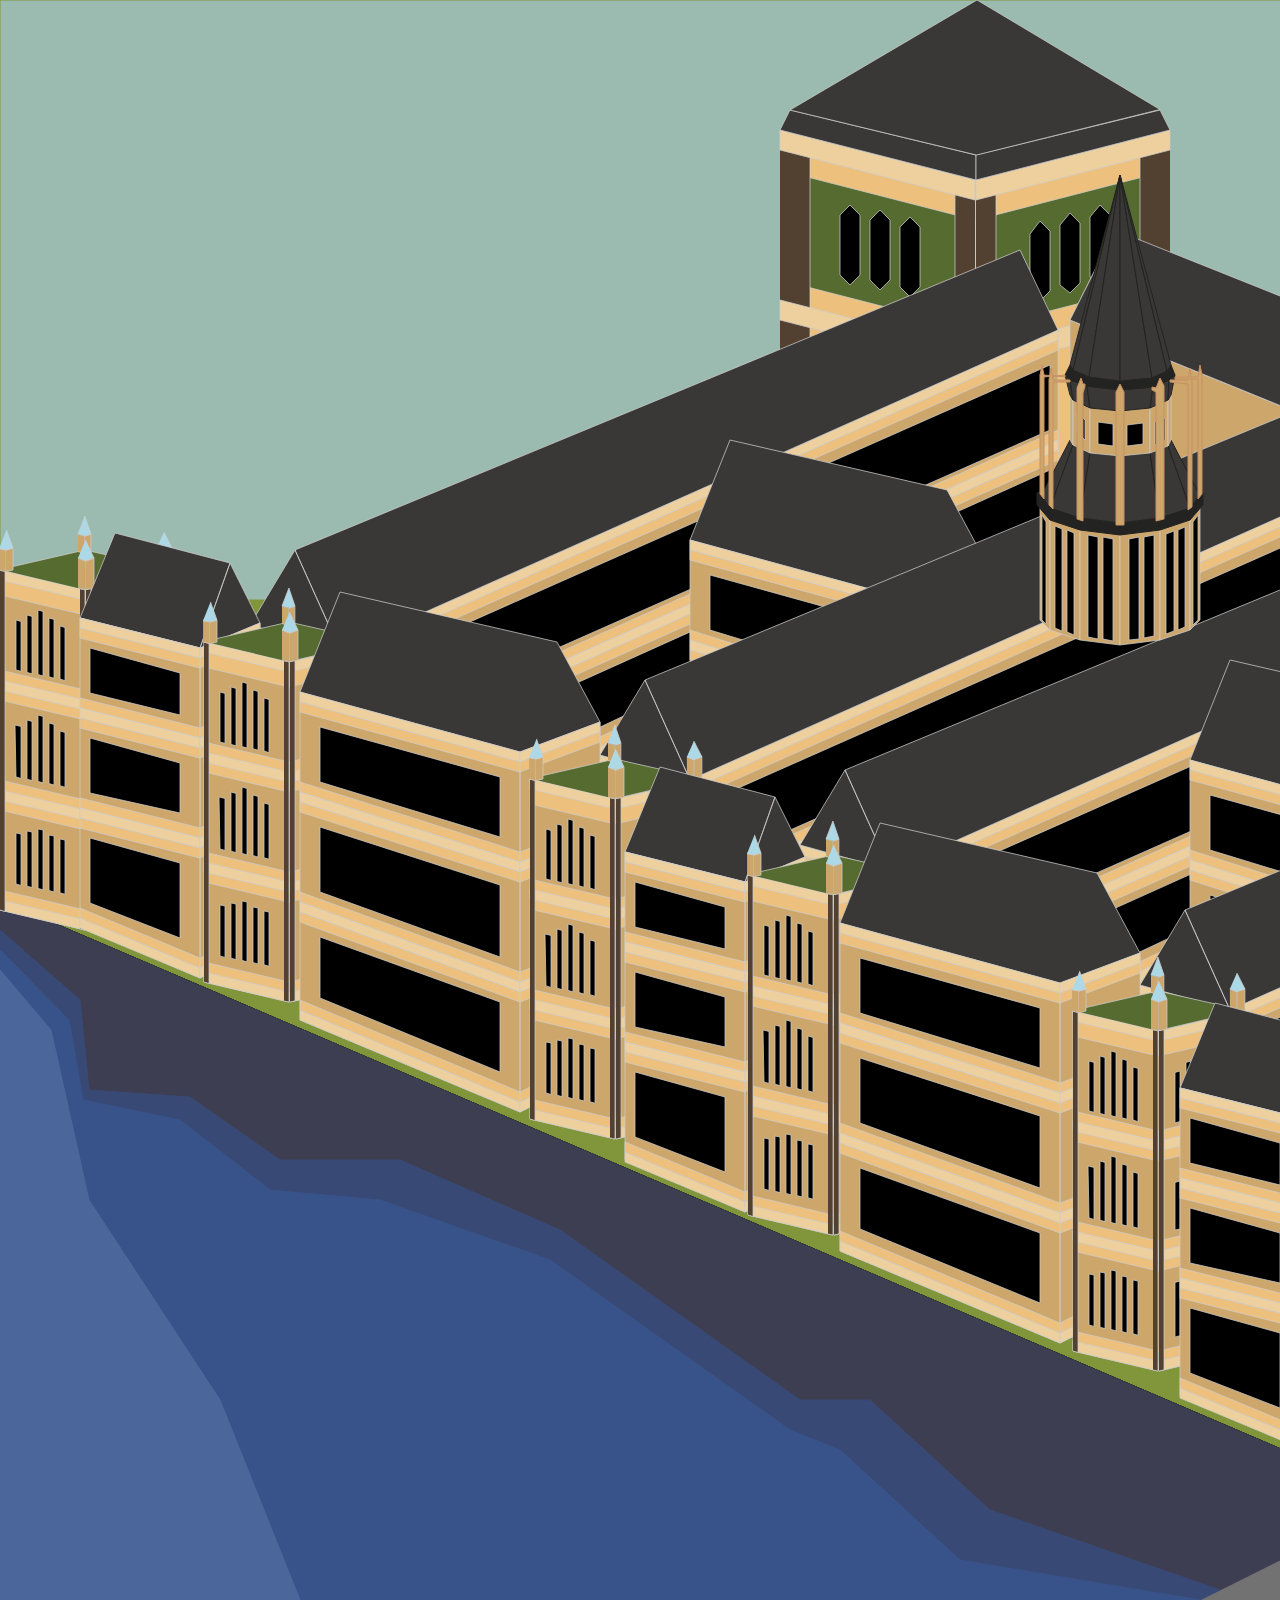
<file: index.html>
<!DOCTYPE html>
<html>
<head>
  <meta charset="UTF-8" />
  <title>Westminster Palace</title>
  <style type="text/css">
    body {
        margin: 0 auto;
    }
    svg {
      position: absolute;
      margin: 0 auto;
    }
    path {
      stroke: #ccc;
      stroke-width: 0.75;
    }
    .move {
      transform: translate(200px, -310px);
    }
    .wheel1 {
      transform: skewX(60deg);
    }

  </style>
</head>
<body>

  <svg width="2400" height="1600">

    <path d="M0 1600 2400 1600 2400 600 0 600 z" style="fill: #81963B; stroke: #81963B; stroke-width: 1" />
    <path d="M0 0 2400 0 2400 600 0 600 z" style="fill: #9CBBB0; stroke: #81963B; stroke-width: 1" />

    <!-- แม่น้ำ -->
    <path d="M0 900 L1400 1500 z" style="fill: none; stroke: black; stroke-width: 1" />
    <path d="M1200 1600 L2400 1000 L2400 1040 L1300 1600 z" style="fill: #727272; stroke: #727272; stroke-width: 1" />
    <path d="M1300 1600 L2400 1040 L2400 1193 L1615 1600 z" style="fill: #474747; stroke: #474747; stroke-width: 1" />
    <path d="M2400 1193 L1615 1600 L1630 1600 L2400 1200 z" style="fill: #afacc1; stroke: #afacc1; stroke-width: 1" />
    <path d="M1970 1600 L2400 1350 L2400 1200 L1630 1600 z" style="fill: #474747; stroke: #474747; stroke-width: 1" />
    <path d="M1970 1600 L2400 1350 L2400 1400 L2050 1600 z" style="fill: #727272; stroke: #727272; stroke-width: 1" />
    <!-- แม่น้ำ -->

    <!-- ถนน -->
    <g>
    <path d="M0 900 L0 930 L80 1000 L89 1090 L190 1097 L280 1160 L400 1160 L560 1230 L800 1400 L870 1400 L990 1510 L1220 1590 L1400 1500 z" style="fill: #3d3e52; stroke: #3d3e52; stroke-width: 1" />
    <path d="M0 930 L80 1000 L89 1090 L190 1097 L280 1160 L400 1160 L560 1230 L800 1400 L870 1400 L990 1510 L1220 1590 L1200 1600 L960 1560 L840 1450 L790 1430 L550 1260 L380 1200 L270 1190 L180 1120 L83 1100 L69 1020 L0 950 z" style="fill: #384975; stroke: #384975; stroke-width: 1" />
    <path d="M0 950 L69 1020 L83 1100 L180 1120 L270 1190 L380 1200 L550 1260 L790 1430 L840 1450 L960 1560 L1200 1600 L300 1600 L220 1400 L89 1200 L51 1030 L0 970 z" style="fill: #38538a; stroke: #38538a; stroke-width: 1" />
    <path d="M0 970 L51 1030 L89 1200 L220 1400 L300 1600 L0 1600 z" style="fill: #4b669b; stroke: #4b669b; stroke-width: 1" />
    </g>
    <!-- ถนน -->

  <!--ตึกนอนใหญ่-->
  <defs>
    <g id="rolb">
      <path d="M 560 700 L 560 1060 L 340 968 L 340 640 L 640 670 L 640 1020 L 560 1060   Z" style="fill: #CDA66B;" />
      <path d="M 597 590 L 380 540 L 340 640 L 560 700 L 640 670  Z" style="fill: #393836;" />
      <path d="M 360 885 L 360 946 L 540 1020 L 540 950  Z" style="fill: #000;" />
      <path d="M 360 775 L 360 840 L 540 905 L 540 833  Z" style="fill: #000;" />
      <path d="M 360 675 L 360 730 L 540 785 L 540 725   Z" style="fill: #000;" />
      <path d="M 560 1050 L 560 1060 L 340 968 L 340 958 Z" style="fill: #EDD09D;" />
      <path d="M 560 1050 L 560 1040 L 340 948 L 340 958 Z" style="fill: #EDC07D;" />
      <path d="M 560 1050 L 560 1060 L 640 1020 L 640 1010 Z" style="fill: #EDD09D;" />
      <path d="M 560 1050 L 560 1040 L 640 1000 L 640 1010 Z" style="fill: #EDC07D;" />
      <path d="M 560 700 L 560 710 L 340 650 L 340 640 Z" style="fill: #EDD09D;" />
      <path d="M 560 720 L 560 710 L 340 650 L 340 660 Z" style="fill: #EDC07D;" />
      <path d="M 560 700 L 560 710 L 640 680 L 640 670 Z" style="fill: #EDD09D;" />
      <path d="M 560 720 L 560 710 L 640 680 L 640 690 Z" style="fill: #EDC07D;" />
      <path d="M 560 800 L 560 810 L 340 740 L 340 730 Z" style="fill: #EDC07D;" />
      <path d="M 560 820 L 560 810 L 340 740 L 340 750 Z" style="fill: #EDD09D;" />
      <path d="M 560 820 L 560 830 L 340 760 L 340 750 Z" style="fill: #EDC07D;" />
      <path d="M 560 800 L 560 810 L 640 780 L 640 770 Z" style="fill: #EDC07D;" />
      <path d="M 560 820 L 560 810 L 640 780 L 640 790 Z" style="fill: #EDD09D;" />
      <path d="M 560 820 L 560 830 L 640 800 L 640 790 Z" style="fill: #EDC07D;" />
      <path d="M 560 930 L 560 920 L 340 840 L 340 850 Z" style="fill: #EDC07D;" />
      <path d="M 560 930 L 560 940 L 340 860 L 340 850 Z" style="fill: #EDD09D;" />
      <path d="M 560 950 L 560 940 L 340 860 L 340 870 Z" style="fill: #EDC07D;" />
      <path d="M 560 930 L 560 920 L 640 890 L 640 900 Z" style="fill: #EDC07D;" />
      <path d="M 560 930 L 560 940 L 640 910 L 640 900 Z" style="fill: #EDD09D;" />
      <path d="M 560 950 L 560 940 L 640 910 L 640 920 Z" style="fill: #EDC07D;" />
    </g>
  </defs>
  <!--ตึกนอนใหญ่-->

  <!--ตึกนอน-->
  <defs>
    <g id="rol">
      <path d="M 420 720 L 420 1050 L 300 998 L 300 690 L 480 695 L 480 1020 L 420 1050   Z" style="fill: #CDA66B;" />
      <path d="M 300 690 L 420 720 L 300 690 L 335 605 L 450 635 L 420 720 L 450 635 L 480 695 L 480 695 L 420 720 Z" style="fill: #393836;" />
      <path d="M 420 720 L 420 730 L 300 700 L 300 690  Z" style="fill: #EDD09D;" />
      <path d="M 420 740 L 420 730 L 300 700 L 300 710  Z" style="fill: #EDC07D;" />
      <path d="M 420 720 L 420 730 L 480 705 L 480 695  Z" style="fill: #EDD09D;" />
      <path d="M 420 740 L 420 730 L 480 700 L 480 710  Z" style="fill: #EDC07D;" />
      <path d="M 420 800 L 420 810 L 300 780 L 300 770  Z" style="fill: #EDC07D;" />
      <path d="M 420 810 L 420 820 L 300 790 L 300 780  Z" style="fill: #EDD09D;" />
      <path d="M 420 820 L 420 830 L 300 800 L 300 790  Z" style="fill: #EDC07D;" />
      <path d="M 420 800 L 420 810 L 480 780 L 480 770  Z" style="fill: #EDC07D;" />
      <path d="M 420 810 L 420 820 L 480 790 L 480 780  Z" style="fill: #EDD09D;" />
      <path d="M 420 820 L 420 830 L 480 800 L 480 790  Z" style="fill: #EDC07D;" />
      <path d="M 420 900 L 420 910 L 300 880 L 300 870  Z" style="fill: #EDC07D;" />
      <path d="M 420 910 L 420 920 L 300 890 L 300 880  Z" style="fill: #EDD09D;" />
      <path d="M 420 920 L 420 930 L 300 900 L 300 890  Z" style="fill: #EDC07D;" />
      <path d="M 420 900 L 420 910 L 480 880 L 480 870  Z" style="fill: #EDC07D;" />
      <path d="M 420 910 L 420 920 L 480 890 L 480 880  Z" style="fill: #EDD09D;" />
      <path d="M 420 920 L 420 930 L 480 900 L 480 890  Z" style="fill: #EDC07D;" />
      <path d="M 420 1050 L 420 1040 L 300 990 L 300 1000  Z" style="fill: #EDD09D;" />
      <path d="M 420 1040 L 420 1030 L 300 980 L 300 990  Z" style="fill: #EDC07D;" />
      <path d="M 420 1050 L 420 1040 L 480 1010 L 480 1020  Z" style="fill: #EDD09D;" />
      <path d="M 420 1040 L 420 1030 L 480 1000 L 480 1010  Z" style="fill: #EDC07D;" />
      <path d="M 310 910 L 310 975 L 400 1010 L 400 935 Z" style="fill: #000 ;" />
      <path d="M 310 810 L 310 865 L 400 885 L 400 835 Z" style="fill: #000 ;" />
      <path d="M 310 720 L 310 765 L 400 787 L 400 745 Z" style="fill: #000 ;" />

    </g>
  </defs>
  <!--ตึกนอน-->

  <!--ตั้ง-->
  <defs>
    <g id="col">
      <path d="M 1020 1250 L 930 1210 L 930 895 L 1020 920 L 1738 600 L 1738 895 Z" style="fill:  #CDA66B;" />
      <path d="M 1020 1250 L 1020 920  Z" style="fill:  none;" />
      <path d="M 1020 930 L 1020 920 L 1738 600 L 1738 610 Z" style="fill:  #EDD09D;" />
      <path d="M 1020 940 L 1020 930 L 1738 610 L 1738 620 Z" style="fill:  #EDC07D;" />
      <path d="M 1020 930 L 1020 920 L 930 895 L 930 905 Z" style="fill:  #EDD09D;" />
      <path d="M 1020 940 L 1020 930 L 930 905 L 930 915 Z" style="fill:  #EDC07D;" />

      <path d="M 1020 1020 L 1020 1030 L 1738 710 L 1738 700 Z" style="fill:  #EDC07D;" />
      <path d="M 1020 1030 L 1020 1040 L 1738 720 L 1738 710 Z" style="fill:  #EDD09D;" />
      <path d="M 1020 1040 L 1020 1050 L 1738 730 L 1738 720 Z" style="fill:  #EDC07D;" />
      <path d="M 1020 1020 L 1020 1030 L 930 1000 L 930 990 Z" style="fill:  #EDC07D;" />
      <path d="M 1020 1030 L 1020 1040 L 930 1010 L 930 1000 Z" style="fill:  #EDD09D;" />
      <path d="M 1020 1040 L 1020 1050 L 930 1020 L 930 1010 Z" style="fill:  #EDC07D;" />

      <path d="M 1020 1130 L 1020 1140 L 1738 800 L 1738 790 Z" style="fill:  #EDC07D;" />
      <path d="M 1020 1140 L 1020 1150 L 1738 810 L 1738 800 Z" style="fill:  #EDD09D;" />
      <path d="M 1020 1150 L 1020 1160 L 1738 820 L 1738 810 Z" style="fill:  #EDC07D;" />
      <path d="M 1020 1130 L 1020 1140 L 930 1110 L 930 1100 Z" style="fill:  #EDC07D;" />
      <path d="M 1020 1140 L 1020 1150 L 930 1120 L 930 1110 Z" style="fill:  #EDD09D;" />
      <path d="M 1020 1150 L 1020 1160 L 930 1130 L 930 1120 Z" style="fill:  #EDC07D;" />

      <path d="M 1020 1250 L 1020 1240 L 1738 885 L 1738 895 Z" style="fill: #EDD09D;" />
      <path d="M 1020 1230 L 1020 1240 L 1738 885 L 1738 875 Z" style="fill: #EDC07D;" />
      <path d="M 1020 1250 L 1020 1240 L 930 1200 L 930 1210 Z" style="fill: #EDD09D;" />
      <path d="M 1020 1230 L 1020 1240 L 930 1200 L 930 1190 Z" style="fill: #EDC07D;" />

      <path d="M 930 895 L 975 820 L 1700 520 L 1738 600 L 1020 920 L 975 820 L 1020 920 Z" style="fill: #393836;" />
      <path d="M 1030 1215 L 1030 1170 L 1730 835 L 1730 870 Z" style="fill:  #000;" />
      <path d="M 1030 1055 L 1030 1115 L 1730 785 L 1730 740 Z" style="fill:  #000;" />
      <path d="M 1030 945 L 1030 1010 L 1730 700 L 1730 635 Z" style="fill:  #000;" />
    </g>
  </defs>
  <!--ตั้ง-->

  <!--นอนยาวอันหลัง-->
  <defs>
    <g id="rows">
      <path d="M 2160 930 L 2200 840 L 1070 390 L 1030 470 L 1030 750 L 2160 1150 L 2160 930 L 1030 470 Z" style="fill: #CDA66B;" />
      <path d="M 2160 930 L 2200 830 L 1075 380 L 1030 470 Z" style="fill: #393836;" />
    </g>
  </defs>
  <!--นอนยาวอันหลัง-->

  <!-- หอคอยกลาง -->
  <defs>
    <g id="tower">
      <!-- ฐาน -->

      <path d="M920 555 920 435 930 450 930 565z" style="fill: #CDA66B;" />
      <path d="M930 450 930 565 960 575 960 460 z" style="fill: #CDA66B;" />
      <path d="M960 575 960 460 1000 465 1000 580 z" style="fill: #CDA66B;" />
      <path d="M1040 460 1040 575 1000 580 1000 465 z" style="fill: #CDA66B;" />
      <path d="M1070 565 1070 450 1040 460 1040 575 z" style="fill: #CDA66B;" />
      <path d="M1070 565 1070 450 1080 435 1080 555 z" style="fill: #CDA66B;" />

      <!-- หน้าต่าง -->
      <path d="M922 555 922 450 926 457 926 559z" style="fill: #000;" />
      <path d="M935 461 935 563 942 566 942 464 z" style="fill: #000;" />
      <path d="M954 468 954 570 947 567 947 465 z" style="fill: #000;" />
      <path d="M968 572 968 470 978 472 978 574 z" style="fill: #000;" />
      <path d="M993 576 993 474 983 472 983 574 z" style="fill: #000;" />
      <path d="M1019 472 1019 574 1009 575 1009 474 z" style="fill: #000;" />
      <path d="M1024 472 1024 573 1034 571 1034 470 z" style="fill: #000;" />
      <path d="M1054 566 1054 466 1046 469 1046 569 z" style="fill: #000;" />
      <path d="M1058 565 1058 465 1065 462 1065 562 z" style="fill: #000;" />
      <path d="M1073 560 1073 457 1078 450 1078 555 z" style="fill: #000;" />

      <!-- ขอบ -->
      <path d="M917 440 917 428 924 425 921 430 930 443 930 455z" style="fill: #232322; stroke: #232322; stroke-width: 1" />
      <path d="M930 443 930 455 960 465 960 453 960 453 z" style="fill: #232322; stroke: #232322; stroke-width: 1" />
      <path d="M960 465 960 453 1000 458 1000 470 z" style="fill: #232322; stroke: #232322; stroke-width: 1" />
      <path d="M1040 453 1040 465 1000 470 1000 458 z" style="fill: #232322; stroke: #232322; stroke-width: 1" />
      <path d="M1070 455 1070 443 1040 453 1040 465 z" style="fill: #232322; stroke: #232322; stroke-width: 1" />
      <path d="M1070 455 1070 443 1080 430 1077 425 1083 428 1083 440 z" style="fill: #232322; stroke: #232322; stroke-width: 1" />

      <!-- หลังคาป้าน -->
      <path d="M924 425 921 430 930 443 953 380 950 375z" style="fill: #393836; stroke:#232322; stroke-width: 1" />
      <path d="M930 443 960 453 970 388 953 380 z" style="fill: #393836; stroke:#232322; stroke-width: 1" />
      <path d="M960 453 1000 458 1000 391 970 388 z" style="fill: #393836; stroke:#232322; stroke-width: 1" />
      <path d="M1040 453 1000 458 1000 391 1030 388 z" style="fill: #393836; stroke:#232322; stroke-width: 1" />
      <path d="M1070 443 1040 453 1030 388 1048 381  z" style="fill: #393836; stroke:#232322; stroke-width: 1" />
      <path d="M1070 443 1080 430 1077 425 1051 375 1048 381 z" style="fill: #393836; stroke:#232322; stroke-width: 1" />

      <!-- ฐาน2 -->
      <path d="M953 380 950 375 950 330 953 335z" style="fill: #CDA66B;" />
      <path d="M970 388 953 380 953 335 970 343 z" style="fill: #CDA66B;" />
      <path d="M1000 391 970 388 970 343 1000 346 z" style="fill: #CDA66B;" />
      <path d="M1000 391 1030 388 1030 343 1000 346 z" style="fill: #CDA66B;" />
      <path d="M1030 388 1048 381 1048 335 1030 343  z" style="fill: #CDA66B;" />
      <path d="M1051 375 1048 381 1048 335 1051 330  z" style="fill: #CDA66B;" />

      <!-- หลังคาฐาน2 -->
      <path d="M965 375 957 367 957 347 965 355 z" style="fill: #000000;" />
      <path d="M993 381 978 379 978 357 993 359 z" style="fill: #000000;" />
      <path d="M1007 381 1023 379 1023 358 1007 360 z" style="fill: #000000;" />
      <path d="M1035 380 1045 375 1045 353 1035 357  z" style="fill: #000000;" />

      <!-- ฐานหลังคา1 -->
      <path d="M950 330 953 335 950 315 945 310 z" style="fill: #393836; stroke: #232322; stroke-width: 1" />
      <path d="M953 335 970 343 967 321 950 315 z" style="fill: #393836; stroke: #232322; stroke-width: 1" />
      <path d="M970 343 1000 346 1000 325 967 321 z" style="fill: #393836; stroke: #232322; stroke-width: 1" />
      <path d="M1030 343 1000 346 1000 325 1033 322 z" style="fill: #393836; stroke: #232322; stroke-width: 1" />
      <path d="M1048 335 1030 343 1033 322 1049 315 z" style="fill: #393836; stroke: #232322; stroke-width: 1" />
      <path d="M1048 335 1051 330 1055 310 1049 315 z" style="fill: #393836; stroke: #232322; stroke-width: 1" />

      <!-- ฐานหลังคา2 -->
      <path d="M950 300 953 305 950 315 945 310 z" style="fill: #232322; stroke: #232322; stroke-width: 1" />
      <path d="M953 305 969 312 967 321 950 315 z" style="fill: #232322; stroke: #232322; stroke-width: 1" />
      <path d="M969 312 1000 316 1000 325 967 321 z" style="fill: #232322; stroke: #232322; stroke-width: 1" />
      <path d="M1032 313 1000 316 1000 325 1033 322 z" style="fill: #232322; stroke: #232322; stroke-width: 1" />
      <path d="M1047 306 1032 313 1033 322 1049 315 z" style="fill: #232322; stroke: #232322; stroke-width: 1" />
      <path d="M1047 306 1051 300 1055 310 1049 315 z" style="fill: #232322; stroke: #232322; stroke-width: 1" />

      <!-- หลังคา2 -->
      <path d="M950 300 953 305 1000 110 z" style="fill: #393836; stroke: #232322; stroke-width: 1" />
      <path d="M953 305 969 312 1000 110 z" style="fill: #393836; stroke: #232322; stroke-width: 1" />
      <path d="M969 312 1000 316 1000 225 1000 110 z" style="fill: #393836; stroke: #232322; stroke-width: 1" />
      <path d="M1032 313 1000 316 1000 110 z" style="fill: #393836; stroke: #232322; stroke-width: 1" />
      <path d="M1047 306 1032 313 1000 110 z" style="fill: #393836; stroke: #232322; stroke-width: 1" />
      <path d="M1047 306 1051 300 1000 110 z" style="fill: #393836; stroke: #232322; stroke-width: 1" />

      <!-- เสา -->
      <path d="M924 434 920 429 920 310 922 300 924 310 945 312 945 310 924 312 z" style="fill: #CDA66B; stroke: #C79065; stroke-width: 1" />
      <path d="M929 440 933 444 933 317 950 317 950 315 933 315 931 303 929 315  z" style="fill: #CDA66B; stroke: #C79065; stroke-width: 1" />
      <path d="M957 454 963 456 963 328 965 321 965 319 963 319 961 313 957 323 z" style="fill: #CDA66B; stroke: #C79065; stroke-width: 1" />
      <path d="M996 460 1004 460 1004 327 1000 319 996 327 z" style="fill: #CDA66B; stroke: #C79065; stroke-width: 1" />
      <path d="M1044 454 1036 456 1036 328 1036 327 1032 325 1032 322 1036 323 1040 313 1044 321 z" style="fill: #CDA66B; stroke: #C79065; stroke-width: 1" />
      <path d="M1068 445 1072 442 1072 317 1070 303 1068 315 1050 315 1050 317 1068 319 z" style="fill: #CDA66B; stroke: #C79065; stroke-width: 1" />
      <path d="M1078 434 1082 429 1082 310 1080 300 1078 312 1055 312 1055 314 1078 314 z" style="fill: #CDA66B; stroke: #C79065; stroke-width: 1" />

    </g>
  </defs>

  <defs>
    <g id="fortress">

      <path fill="#EDC07D" d="M1300,1200 L1385,1220 L1385,1560 L1300,1540z" />
      <path fill="#EDC07D" d="M1471,1200 L1386,1220 L1386,1560 L1471,1540z" />

      <path fill="#EDD09D" d="M1300,1200 L1385,1220 L1385,1230 L1300,1210z" />
      <path fill="#EDD09D" d="M1471,1200 L1386,1220 L1386,1230 L1471,1210z" />
      <path fill="#EDD09D" d="M1300,1310 L1385,1330 L1385,1340 L1300,1320z" />
      <path fill="#EDD09D" d="M1471,1310 L1386,1330 L1386,1340 L1471,1320z" />
      <path fill="#EDD09D" d="M1300,1420 L1385,1440 L1385,1450 L1300,1430z" />
      <path fill="#EDD09D" d="M1471,1420 L1386,1440 L1386,1450 L1471,1430z" />
      <path fill="#EDD09D" d="M1300,1530 L1385,1550 L1385,1560 L1300,1540z" />
      <path fill="#EDD09D" d="M1471,1530 L1386,1550 L1386,1560 L1471,1540z" />

      <path fill="#CDA66B" d="M1300,1225 L1385,1245 L1385,1320 L1300,1300" />
      <path fill="#CDA66B" d="M1300,1330 L1385,1350 L1385,1430 L1300,1410 " />
      <path fill="#CDA66B" d="M1300,1440 L1385,1460 L1385,1540 L1300,1520 " />
      <path fill="#CDA66B" d="M1385,1460 L1471,1440 L1471,1520 L1385,1540 " />
      <path fill="#CDA66B" d="M1385,1350 L1471,1330 L1471,1410 L1385,1430 " />
      <path fill="#CDA66B" d="M1385,1245 L1471,1225 L1471,1300 L1385,1320 " />

      <!--Left_First_Window-->
      <path fill="black" d="M1316,1250 L1321,1251.4 L1321,1301.3 L1316,1300z" />
      <path fill="black" d="M1327,1245 L1332,1246.4 L1332,1303.8 L1327,1302.4z" />
      <path fill="black" d="M1338,1240 L1343,1241.4 L1343,1306.0 L1338,1304.6z" />
      <path fill="black" d="M1349,1248 L1354,1249.4 L1354,1308.2 L1349,1306.8z" />
      <path fill="black" d="M1360,1256 L1365,1257.4 L1365,1310.7 L1360,1309z" />

      <!--Left_Second_Window-->
      <path fill="black" d="M1315,1355 L1321,1356.4 L1321,1408.4 L1316,1407z" />
      <path fill="black" d="M1327,1350 L1332,1351.4 L1332,1410.6 L1327,1409.2z" />
      <path fill="black" d="M1338,1345 L1343,1346.4 L1343,1412.8 L1338,1411.4z" />
      <path fill="black" d="M1349,1353 L1354,1354.4 L1354,1415.0 L1349,1413.6z" />
      <path fill="black" d="M1360,1361 L1365,1362.4 L1365,1417.2 L1360,1415.8z" />

      <!--Left_third_Window-->
      <path fill="black" d="M1316,1463 L1321,1464 L1321,1515.4 L1316,1514z" />
      <path fill="black" d="M1327,1461 L1332,1462 L1332,1517.6 L1327,1516.2z" />
      <path fill="black" d="M1338,1459 L1343,1460 L1343,1519.8 L1338,1518.4z" />
      <path fill="black" d="M1349,1465 L1354,1466 L1354,1522.0 L1349,1520.6z" />
      <path fill="black" d="M1360,1469 L1365,1470 L1365,1524.2 L1360,1522.8z" />

      <!--Right_First_window-->
      <path fill="black" d="M1402,1471.4 L1407,1470 L1407,1524.7 L1402,1526z" />
      <path fill="black" d="M1413,1463.4 L1418,1462 L1418,1522.5 L1413,1523.6z" />
      <path fill="black" d="M1424,1455.4 L1429,1454 L1429,1520.3 L1424,1521.4z" />
      <path fill="black" d="M1435,1460.4 L1440,1459 L1440,1518.1 L1435,1519.2z" />
      <path fill="black" d="M1446,1465.4 L1451,1464 L1451,1515.9 L1446,1517.0z" />

      <!--Right_Second_window-->
      <path fill="black" d="M1402,1371.4 L1407,1370 L1407,1418.0 L1402,1419z" />
      <path fill="black" d="M1413,1363.4 L1418,1362 L1418,1416.5 L1413,1417.6z" />
      <path fill="black" d="M1424,1355.4 L1429,1354 L1429,1413.3 L1424,1414.4z" />
      <path fill="black" d="M1435,1360.4 L1440,1359 L1440,1411.1 L1435,1412.2z" />
      <path fill="black" d="M1446,1365.4 L1451,1364 L1451,1409.0 L1446,1410.0z" />

      <!--Right_third_window-->
      <path fill="black" d="M1402,1261.4 L1407,1260 L1407,1310.5 L1402,1312z" />
      <path fill="black" d="M1413,1251.4 L1418,1250 L1418,1308.3 L1413,1309.6z" />
      <path fill="black" d="M1424,1243.4 L1429,1242 L1429,1306.1 L1424,1307.3z" />
      <path fill="black" d="M1435,1248.4 L1440,1247 L1440,1303.9 L1435,1305.1z" />
      <path fill="black" d="M1446,1253.4 L1451,1252 L1451,1301.7 L1446,1302.9z" />

      <!--Pillar-->
      <path fill="#524030" d="M1300,1200 L1305,1201 L1305,1541.5 L1300,1540" />
      <path fill="#524030" d="M1380,1218.7 L1385,1219.9 L1385,1560 L1380,1559" />
      <path fill="#524030" d="M1386,1219.5 L1391,1218 L1391,1558.8 L1386,1560" />
      <path fill="#524030" d="M1466,1201 L1471,1200 L1471,1540 L1466,1541.5" />

      <!--roof-->

      <path fill="darkolivegreen" d="M1300,1199.5 L1385,1180 L1471,1199.5 L1385,1219.7" />
      <path fill="#CDA66B" d="M1378,1188 L1385.5,1191 L1385.5,1219.5 L1378,1218.5" />
      <path fill="#CDA66B" d="M1385.6,1191 L1394,1188 L1394,1218.5 L1385.6,1219.5" />

      <path fill="#CDA66B" d="M1299.1,1200 L1306,1202 L1306,1180 L1299.1,1178" />
      <path fill="#CDA66B" d="M1306,1201.7 L1313,1200 L1313,1178.1 L1306,1179.9" />

      <path fill="#CDA66B" d="M1378,1181.5 L1384.9,1184 L1384.9,1166 L1378,1164" />
      <path fill="#CDA66B" d="M1384.9,1184 L1390.9,1181.5 L1390.9,1164 L1384.9,1166" />

      <path fill="#CDA66B" d="M1463.9,1180 L1471.9,1178 L1471.9,1199.5 L1463.9,1201" />
      <path fill="#CDA66B" d="M1456.9,1178 L1463.9,1180 L1463.9,1201 L1456.9,1199.5" />

      <path fill="lightblue" d="M1378,1188 L1385.5,1191 L1394,1188 L1385.5,1170" />
      <path fill="lightblue" d="M1299,1178.8 L1306.5,1180 L1313,1178 L1306.5,1159.9" />
      <path fill="lightblue" d="M1378,1164 L1384.9,1146 L1391,1164 L1385.5,1166" />
      <path fill="lightblue" d="M1456.9,1177.7 L1463.5,1180.9 L1472,1178 L1463.9,1162" />

    </g>
  </defs>

  <defs>
    <g id="big">
      <g stroke="gray" stroke-width="1">
        <path d="M870,450 L1065,500 L1065,180 L870,130" fill="#EDC07D" />
        <path d="M1260,450 L1066,500 L1066,180 L1260,130" fill="#EDC07D" />
        <path d="M870,280 L1065,330 L1065,220 L870,170" fill="darkolivegreen" />
        <path d="M1260,280 L1066,330 L1066,220 L1260,170" fill="darkolivegreen" />
        <path d="M870,450 L900,456 L900,138 L870,130" fill="#524030" />
        <path d="M1260,450 L1230,460 L1230,138 L1260,130" fill="#524030" />
        <path d="M1066,500 L1086,495 L1086,175 L1066,180" fill="#524030" />
        <path d="M1065,500 L1045,495 L1045,175 L1065,180" fill="#524030" />
        <path d="M870,150 L1065,200 L1065,180 L870,130z" fill="#EDD09D" />
        <path d="M1260,150 L1066,200 L1066,180 L1260,130z" fill="#EDD09D" />
        <path d="M870,320 L1065,370 L1065,350 L870,300z" fill="#EDD09D" />
        <path d="M1260,320 L1066,370 L1066,350 L1260,300z" fill="#EDD09D" />
        <path d="M940,205 L950,215 L950,275 L940,285 L930,275 L930,215z" />
        <path d="M970,210 L980,220 L980,280 L970,290 L960,280 L960,220z" />
        <path d="M1000,217 L1010,227 L1010,287 L1000,297 L990,287 L990,227z" />

        <path d="M1130,221 L1140,231 L1140,291 L1130,301 L1120,294 L1120,234z" />
        <path d="M1160,213 L1170,223 L1170,283 L1160,293 L1150,285 L1150,225z" />
        <path d="M1190,205 L1200,215 L1200,275 L1190,285 L1180,277 L1180,217z" />

        <path d="M870,130 L880,110 L1066,155 L1066,180z" fill="#393836" />
        <path d="M1260,130 L1250,110 L1066,155 L1066,180z" fill="#393836" />
        <path d="M880,110 L1066.5,155 L1250,109.5 L1067,0 z" fill="#393836" />
      </g>
    </g>
  </defs>

  <!--ใช้-->
  <use x="-90" y="" xlink:href="#big" />
  <use x="40" y="-150" xlink:href="#rows" />
  <use x="-680" y="-270" xlink:href="#col" />
  <use x="350" y="-100" xlink:href="#rolb" />
  <use x="-330" y="-140" xlink:href="#col" />
  <use x="-130" y="-50" xlink:href="#col" />
  <use x="850" y="120" xlink:href="#rolb" />
  <use x="210" y="90" xlink:href="#col" />
  <use x="450" y="200" xlink:href="#col" />

  <use x="-1300" y="-630" xlink:href="#fortress" />
  <use x="-220" y="-72" xlink:href="#rol" />
  <use x="-1096" y="-558" xlink:href="#fortress" />
  <use x="-40" y="52" xlink:href="#rolb" />
  <use x="-770" y="-421" xlink:href="#fortress" />
  <use x="325" y="162" xlink:href="#rol" />
  <use x="-552" y="-325" xlink:href="#fortress" />
  <use x="500" y="283" xlink:href="#rolb" />
  <use x="-227" y="-189" xlink:href="#fortress" />
  <use x="880" y="398" xlink:href="#rol" />
  <use x="0" y="-90" xlink:href="#fortress" />

  <!--Underline-->
  <path class="move" fill="#7C705C" d="M2100 1350 L2000 1300 L2000 1310 L2100 1360 Z" />
  <!--1stBlock-->
  <g class="move">
    <path fill="#EDC07D" d="M2000 1200 L2100 1250 L2100 1350 L2000 1300 Z" />
    <path fill="#CDA66B" d="M2015 1209 L2085 1245 L2085 1340 L2015 1305 Z" />
    <path fill="#000" d="M2030 1230 L2035 1230 L2035 1260 L2030 1260Z" />
    <path fill="#000" d="M2030 1275 L2035 1275 L2035 1295 L2030 1295Z" />
    <path fill="#000" d="M2040 1235 L2045 1235 L2045 1265 L2040 1265Z" />
    <path fill="#000" d="M2040 1280 L2045 1280 L2045 1300 L2040 1300Z" />
    <path fill="#000" d="M2050 1240 L2055 1240 L2055 1270 L2050 1270Z" />
    <path fill="#000" d="M2050 1285 L2055 1285 L2055 1305 L2050 1305Z" />
    <path fill="#000" d="M2060 1245 L2065 1245 L2065 1275 L2060 1275Z" />
    <path fill="#000" d="M2060 1290 L2065 1290 L2065 1310 L2060 1310Z" />
  </g>
  <!--Underline-->
  <path class="move" fill="#CDA66B" d="M2000 1200 L2100 1250 L2100 1245 L2000 1195 Z" />
  <!--2ndBlock-->
  <g class="move">
    <path fill="#EDC07D" d="M2000 1095 L2100 1145 L2100 1245 L2000 1195 Z" />
    <path fill="#CDA66B" d="M2015 1104 L2085 1133 L2085 1235 L2015 1200 Z" />
    <path fill="#000" d="M2030 1125 L2035 1125 L2035 1155 L2030 1155Z" />
    <path fill="#000" d="M2030 1170 L2035 1170 L2035 1190 L2030 1190Z" />
    <path fill="#000" d="M2040 1130 L2045 1130 L2045 1160 L2040 1160Z" />
    <path fill="#000" d="M2040 1175 L2045 1175 L2045 1195 L2040 1195Z" />
    <path fill="#000" d="M2050 1135 L2055 1135 L2055 1165 L2050 1165Z" />
    <path fill="#000" d="M2050 1180 L2055 1180 L2055 1200 L2050 1200Z" />
    <path fill="#000" d="M2060 1140 L2065 1140 L2065 1170 L2060 1170Z" />
    <path fill="#000" d="M2060 1185 L2065 1185 L2065 1205 L2060 1205Z" />
  </g>
  <!--Underline-->
  <path class="move" fill="#CDA66B" d="M2000 1095 L2100 1145 L2100 1140 L2000 1090 Z" />
  <!--3rdBlock-->
  <g class="move">
    <path fill="#EDC07D" d="M2000 990 L2100 1040 L2100 1140 L2000 1090 Z" />
    <path fill="#CDA66B" d="M2015 1000 L2085 1000 L2085 1131 L2015 1097 Z" />
    <path fill="#000" d="M2030 1020 L2035 1020 L2035 1050 L2030 1050Z" />
    <path fill="#000" d="M2030 1065 L2035 1065 L2035 1085 L2030 1085Z" />
    <path fill="#000" d="M2040 1025 L2045 1025 L2045 1055 L2040 1055Z" />
    <path fill="#000" d="M2040 1070 L2045 1070 L2045 1090 L2040 1090Z" />
    <path fill="#000" d="M2050 1030 L2055 1030 L2055 1060 L2050 1060Z" />
    <path fill="#000" d="M2050 1075 L2055 1075 L2055 1095 L2050 1095Z" />
    <path fill="#000" d="M2060 1035 L2065 1035 L2065 1065 L2060 1065Z" />
    <path fill="#000" d="M2060 1080 L2065 1080 L2065 1100 L2060 1100Z" />
  </g>
  <!--Underline-->
  <path class="move" fill="#CDA66B" d="M2000 990 L2100 1040 L2100 1035 L2000 985 Z" />
  <!--4thBlock-->
  <g class="move">
    <path fill="#EDC07D" d="M2000 880 L2100 935 L2100 1035 L2000 986 Z" />
    <path fill="#CDA66B" d="M2015 895 L2085 925 L2085 1025 L2015 990 Z" />
    <path fill="#000" d="M2030 915 L2035 915 L2035 945 L2030 945" />
    <path fill="#000" d="M2030 960 L2035 960 L2035 980 L2030 980Z" />
    <path fill="#000" d="M2040 920 L2045 920 L2045 950 L2040 950Z" />
    <path fill="#000" d="M2040 965 L2045 965 L2045 985 L2040 985Z" />
    <path fill="#000" d="M2050 925 L2055 925 L2055 955 L2050 955Z" />
    <path fill="#000" d="M2050 970 L2055 970 L2055 990 L2050 990Z" />
    <path fill="#000" d="M2060 930 L2065 930 L2065 960 L2060 960Z" />
    <path fill="#000" d="M2060 975 L2065 975 L2065 995 L2060 995Z" />
  </g>
  <!--Underline-->
  <path class="move" fill="#CDA66B" d="M2000 890 L2100 935 L2100 930 L2000 885 Z" />
  <!--5thBlock-->
  <g class="move">
    <path fill="#EDC07D" d="M2000 790 L2100 825 L2100 935 L2000 890 Z" />
    <path fill="#CDA66B" d="M2015 790 L2085 805 L2085 925 L2015 895 Z" />
    <circle cx="2050" cy="860" r="35" stroke="#8A775A" stroke-width="3" fill="#EDC07D" />
    <path fill="#000" d="M2050 860 L2050 865 L2070 870 L2070 865 Z" />
    <path fill="#000" d="M2050 860 L2055 860 L2055 835 L2050 835 Z" />
  </g>
  <!--Underline-->
  <path class="move" fill="#CDA66B" d="M2000 890 L2100 935 L2100 930 L2000 885 Z" />

  <!--RightPart-->
  <!--Underline-->
  <path class="move" fill="#7C705C" d="M2200 1300 L2100 1350 L2100 1360 L2200 1310 Z" />
  <!--1stBlock-->
  <g class="move">
    <path fill="#EDC07D" d="M2100 1250 L2200 1200 L2200 1300 L2100 1350 Z" />
    <path fill="#CDA66B" d="M2115 1240 L2185 1193 L2185 1307 L2115 1343 Z" />
    <path fill="#000" d="M2130 1250 L2135 1250 L2135 1290 L2130 1290Z" />
    <path fill="#000" d="M2130 1305 L2135 1305 L2135 1325 L2130 1325Z" />
    <path fill="#000" d="M2140 1245 L2145 1245 L2145 1285 L2140 1285Z" />
    <path fill="#000" d="M2140 1300 L2145 1300 L2145 1320 L2140 1320Z" />
    <path fill="#000" d="M2150 1240 L2155 1240 L2155 1280 L2150 1280Z" />
    <path fill="#000" d="M2150 1295 L2155 1295 L2155 1315 L2150 1315Z" />
    <path fill="#000" d="M2160 1235 L2165 1235 L2165 1275 L2160 1275Z" />
    <path fill="#000" d="M2160 1290 L2165 1290 L2165 1310 L2160 1310Z" />
  </g>
  <!--Underline-->
  <path class="move" fill="#CDA66B" d="M2100 1250 L2200 1200 L2200 1195 L2100 1245 Z" />
  <!--2ndBlock-->
  <g class="move">
    <path fill="#EDC07D" d="M2100 1145 L2200 1095 L2200 1195 L2100 1245 Z" />
    <path fill="#CDA66B" d="M2115 1035 L2185 1085 L2185 1203 L2115 1237 Z" />
    <path fill="#000" d="M2130 1145 L2135 1145 L2135 1175 L2130 1175Z" />
    <path fill="#000" d="M2130 1190 L2135 1190 L2135 1210 L2130 1210Z" />
    <path fill="#000" d="M2140 1140 L2145 1140 L2145 1170 L2140 1170Z" />
    <path fill="#000" d="M2140 1185 L2145 1185 L2145 1205 L2140 1205Z" />
    <path fill="#000" d="M2150 1135 L2155 1135 L2155 1165 L2150 1165Z" />
    <path fill="#000" d="M2150 1180 L2155 1180 L2155 1200 L2150 1200Z" />
    <path fill="#000" d="M2160 1130 L2165 1130 L2165 1160 L2160 1160Z" />
    <path fill="#000" d="M2160 1175 L2165 1175 L2165 1195 L2160 1195Z" />
  </g>
  <!--Underline-->
  <path class="move" fill="#CDA66B" d="M2100 1145 L2200 1095 L2200 1090 L2100 1140 Z" />
  <!--3rdBlock-->
  <g class="move">
    <path fill="#EDC07D" d="M2100 1040 L2200 990 L2200 1090 L2100 1140 Z" />
    <path fill="#CDA66B" d="M2115 1030 L2185 990 L2185 1097 L2115 1132 Z" />
    <path fill="#000" d="M2130 1040 L2135 1040 L2135 1070 L2130 1070Z" />
    <path fill="#000" d="M2130 1085 L2135 1085 L2135 1105 L2130 1105Z" />
    <path fill="#000" d="M2140 1035 L2145 1035 L2145 1065 L2140 1065Z" />
    <path fill="#000" d="M2140 1080 L2145 1080 L2145 1100 L2140 1100Z" />
    <path fill="#000" d="M2150 1030 L2155 1030 L2155 1060 L2150 1060Z" />
    <path fill="#000" d="M2150 1075 L2155 1075 L2155 1095 L2150 1095Z" />
    <path fill="#000" d="M2160 1025 L2165 1025 L2165 1055 L2160 1055Z" />
    <path fill="#000" d="M2160 1070 L2165 1070 L2165 1090 L2160 1090Z" />
  </g>
  <!--Underline-->
  <path class="move" fill="#CDA66B" d="M2100 1040 L2200 990 L2200 985 L2100 1035 Z" />
  <!--4thBlock-->
  <g class="move">
    <path fill="#EDC07D" d="M2100 935 L2200 885 L2200 985 L2100 1035 Z" />
    <path fill="#CDA66B" d="M2115 915 L2185 885 L2185 993 L2115 1026 Z" />
    <path fill="#000" d="M2130 935 L2135 935 L2135 965 L2130 965Z" />
    <path fill="#000" d="M2130 980 L2135 980 L2135 1000 L2130 1000Z" />
    <path fill="#000" d="M2140 930 L2145 930 L2145 960 L2140 960Z" />
    <path fill="#000" d="M2140 975 L2145 975 L2145 995 L2140 995Z" />
    <path fill="#000" d="M2150 925 L2155 925 L2155 955 L2150 955Z" />
    <path fill="#000" d="M2150 970 L2155 970 L2155 990 L2150 990Z" />
    <path fill="#000" d="M2160 920 L2165 920 L2165 950 L2160 950Z" />
    <path fill="#000" d="M2160 965 L2165 965 L2165 985 L2160 985Z" />
  </g>
  <!--Underline-->
  <path class="move" fill="#CDA66B" d="M2100 935 L2200 885 L2200 880 L2100 930 Z" />
  <!--5thBlock-->
  <g class="move">
    <path fill="#EDC07D" d="M2100 830 L2200 780 L2200 880 L2100 930 Z" />
    <path fill="#CDA66B" d="M2115 820 L2185 787 L2185 887 L2115 921 Z" />
    <circle cx="2150" cy="860" r="35" stroke="#8A775A" stroke-width="3" fill="#EDC07D" />
    <path fill="#000" d="M2150 860 L2150 865 L2170 865 L2170 860 Z" />
    <path fill="#000" d="M2150 860 L2155 860 L2155 835 L2150 835 Z" />
  </g>

  <!--Roof-->
  <path class="move" fill="#393836" stroke="#403f3e" stroke-width="1" d="M2100 830 L2100 635 L2200 780Z" />
  <path class="move" fill="#393836" stroke="#403f3e" stroke-width="1" d="M2100 830 L2100 635 L2000 790Z" />

  <use x="120" y="65" xlink:href="#tower" />

  <!-- รถ -->
  <g>
    <path d="M2100 1300 L2020 1260 L2023 1235 L2103 1273 z" style="fill: #c7c7c7;" />
    <path d="M2103 1273 L2165 1240 L2085 1203 L2023 1235 z" style="fill: #c7c7c7;" />
    <path d="M2103 1273 L2165 1240 L2165 1268 L2100 1300 z" style="fill: #c7c7c7;" />
    <path d="M2165 1240 L2173 1200 L2092 1166 L2085 1203 z" style="fill: #a5f1f6;" />
    <path d="M2173 1200 L2250 1163 L2260 1190 L2260 1220 L2165 1268 L2165 1240 z" style="fill: #c7c7c7;" />
    <path d="M2173 1200 L2092 1166 L2170 1129 L2250 1163 z" style="fill: #c7c7c7;" />
    <path d="M2165 1240 L2173 1200 L2250 1163 L2260 1190 z" style="fill: #a5f1f6;" />
    <circle id="wheel1" cx="2150" cy="1275" r="14" transform= "skewY(60deg)" />
    <circle id="wheel2" cx="2231" cy="1233" r="14" transform= "skewY(60deg)" />
    <animateTransform attributeName="transform" type="translate" values="0 0; -1950 1000;" dur="30s" repeatCount="indefinite" />
  </g>

 </svg>

</body>
</html>
</file>
